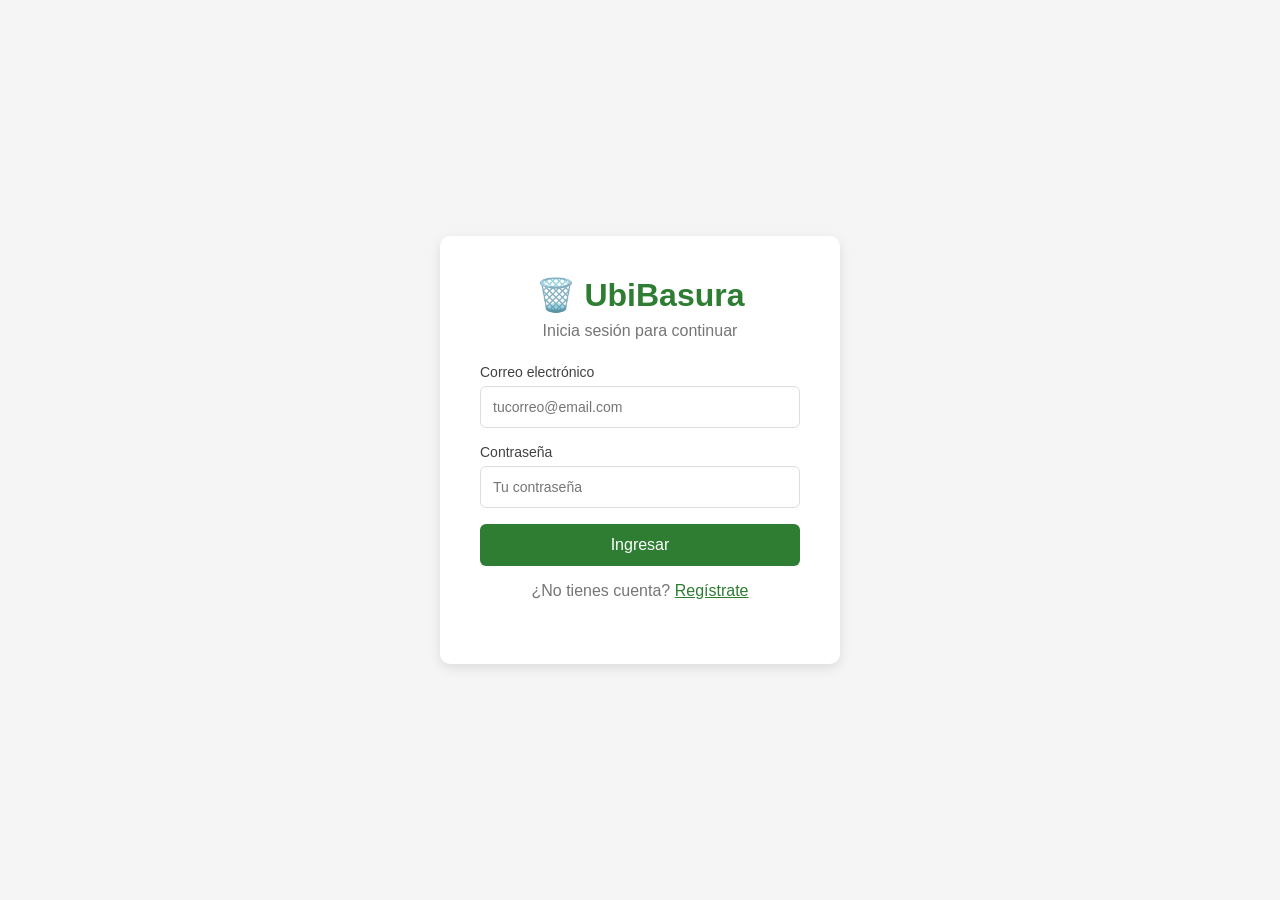
<file: index.html>
<!DOCTYPE html>
<html lang="es">
  <head>
    <meta charset="UTF-8">
    <meta name="viewport" content="width=device-width, initial-scale=1.0">
    <title>UbiBasura - Login</title>
    <link rel="stylesheet" href="css/login.css">
  </head>
  <body>

    <div>
          <h1>🗑️ UbiBasura</h1>
          <p>Inicia sesión para continuar</p>

  <form>
        <label>Correo electrónico</label>
    <input type="email" placeholder="tucorreo@email.com">

    <label>Contraseña</label>
    <input type="password" placeholder="Tu contraseña">

    <button type="submit">Ingresar</button>
  </form>

  <p style="margin-top: 16px; text-align: center;">
    ¿No tienes cuenta? 
    <a href="registro.html" style="color: #2E7D32;">Regístrate</a>
  </p>
    </div>

  </body>
</html>
</file>
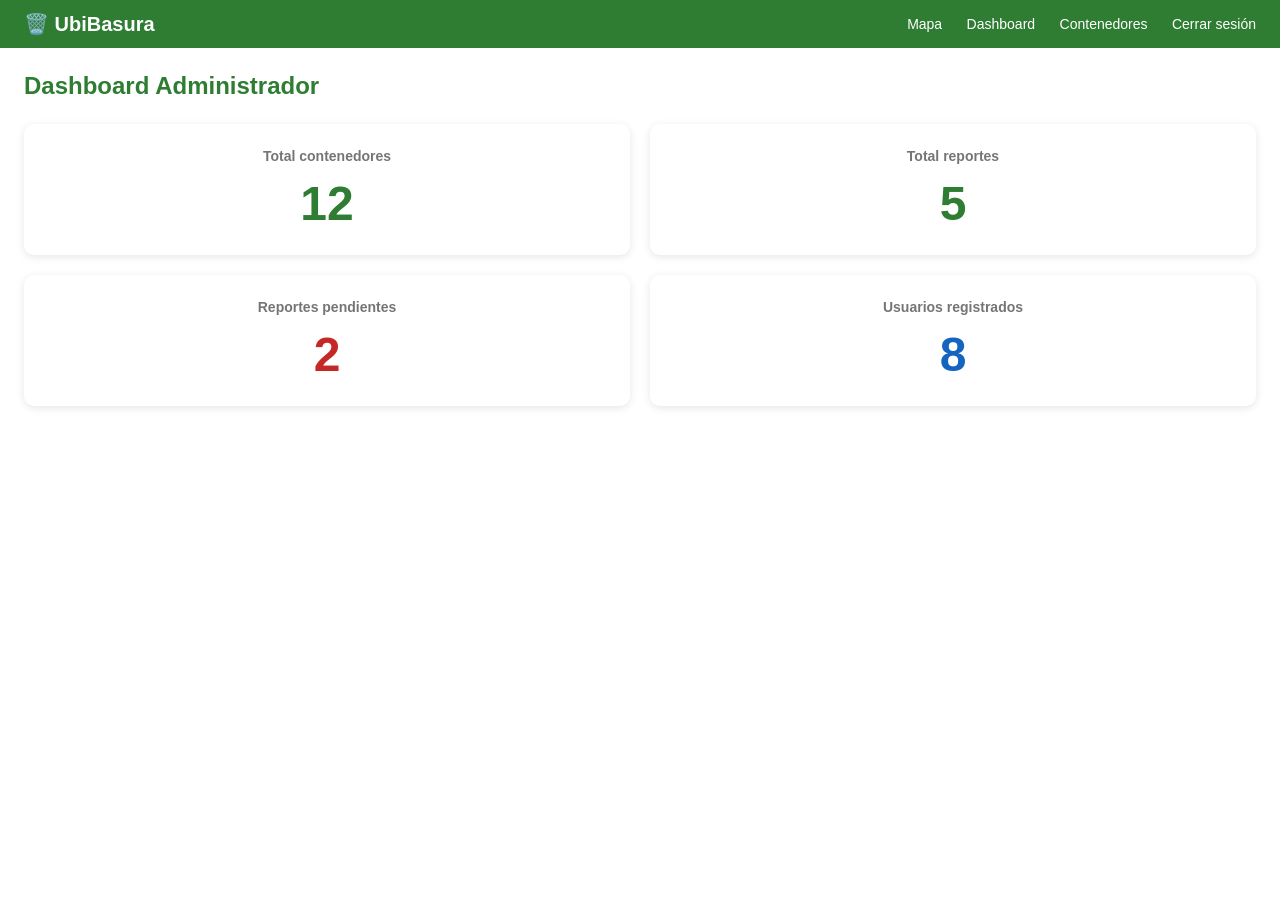
<file: dashboard.html>
<!DOCTYPE html>
<html lang="es">
  <head>
    <meta charset="UTF-8">
    <meta name="viewport" content="width=device-width, initial-scale=1.0">
    <title>UbiBasura - Dashboard</title>
    <link rel="stylesheet" href="css/mapa.css">
    <link rel="stylesheet" href="css/dashboard.css">
  </head>
  <body>

    <header>
      <h1>🗑️ UbiBasura</h1>
      <nav>
        <a href="mapa.html">Mapa</a>
        <a href="dashboard.html">Dashboard</a>
        <a href="contenedores.html">Contenedores</a>
        <a href="index.html">Cerrar sesión</a>
      </nav>
    </header>

    <main>
      <h2>Dashboard Administrador</h2>

      <div class="tarjetas">
        <div class="tarjeta">
          <h3>Total contenedores</h3>
          <p class="numero">12</p>
        </div>
        <div class="tarjeta">
          <h3>Total reportes</h3>
          <p class="numero">5</p>
        </div>
        <div class="tarjeta">
          <h3>Reportes pendientes</h3>
          <p class="numero rojo">2</p>
        </div>
        <div class="tarjeta">
          <h3>Usuarios registrados</h3>
          <p class="numero azul">8</p>
        </div>
      </div>

    </main>

  </body>
</html>
</file>
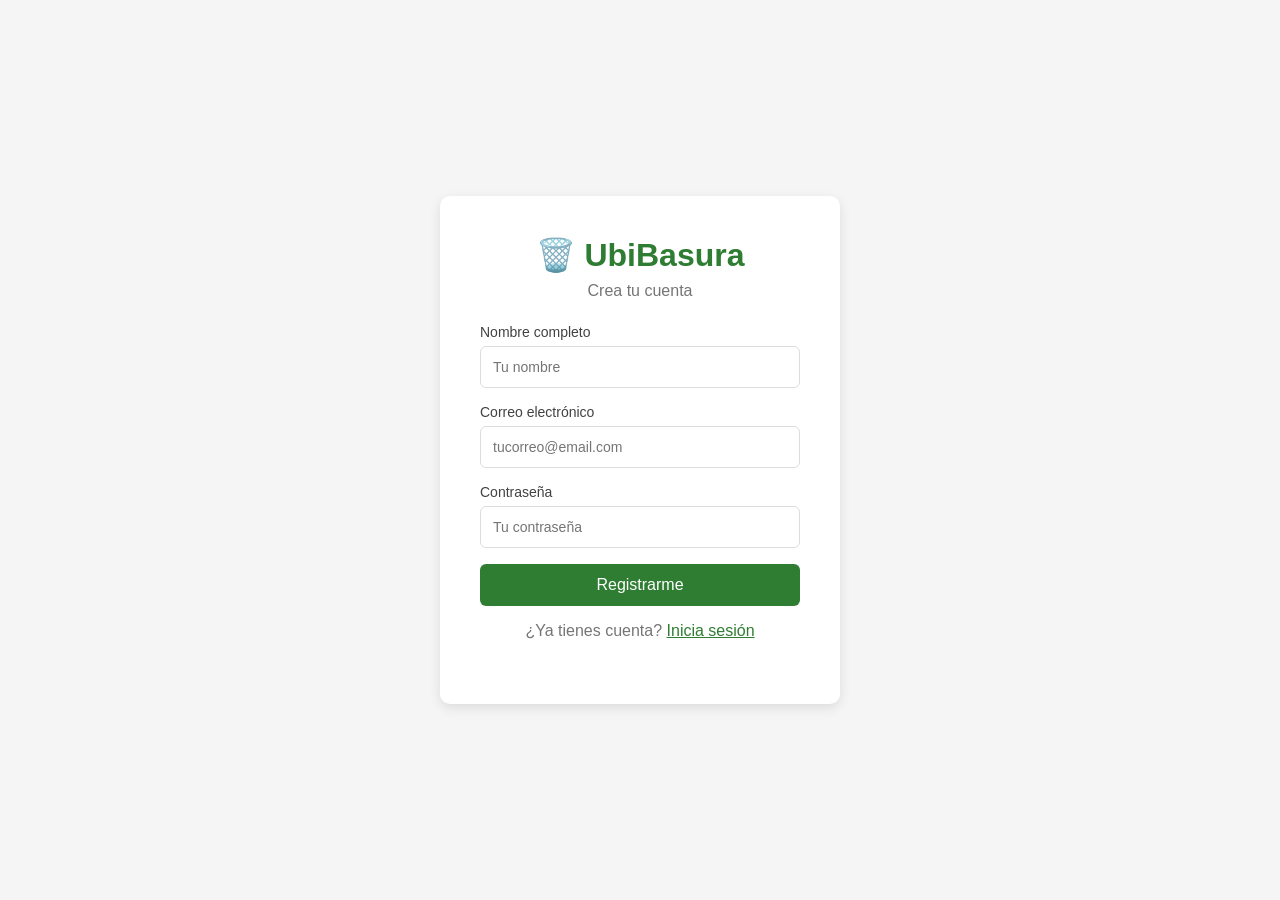
<file: registro.html>
<!DOCTYPE html>
<html lang="es">
  <head>
    <meta charset="UTF-8">
    <meta name="viewport" content="width=device-width, initial-scale=1.0">
    <title>UbiBasura - Registro</title>
    <link rel="stylesheet" href="css/login.css">
  </head>
  <body>

    <div>
      <h1>🗑️ UbiBasura</h1>
      <p>Crea tu cuenta</p>

      <form>
        <label>Nombre completo</label>
        <input type="text" placeholder="Tu nombre">

        <label>Correo electrónico</label>
        <input type="email" placeholder="tucorreo@email.com">

        <label>Contraseña</label>
        <input type="password" placeholder="Tu contraseña">

        <button type="submit">Registrarme</button>
      </form>

      <p style="margin-top: 16px; text-align: center;">
        ¿Ya tienes cuenta? 
        <a href="index.html" style="color: #2E7D32;">Inicia sesión</a>
      </p>

    </div>

  </body>
</html>
</file>
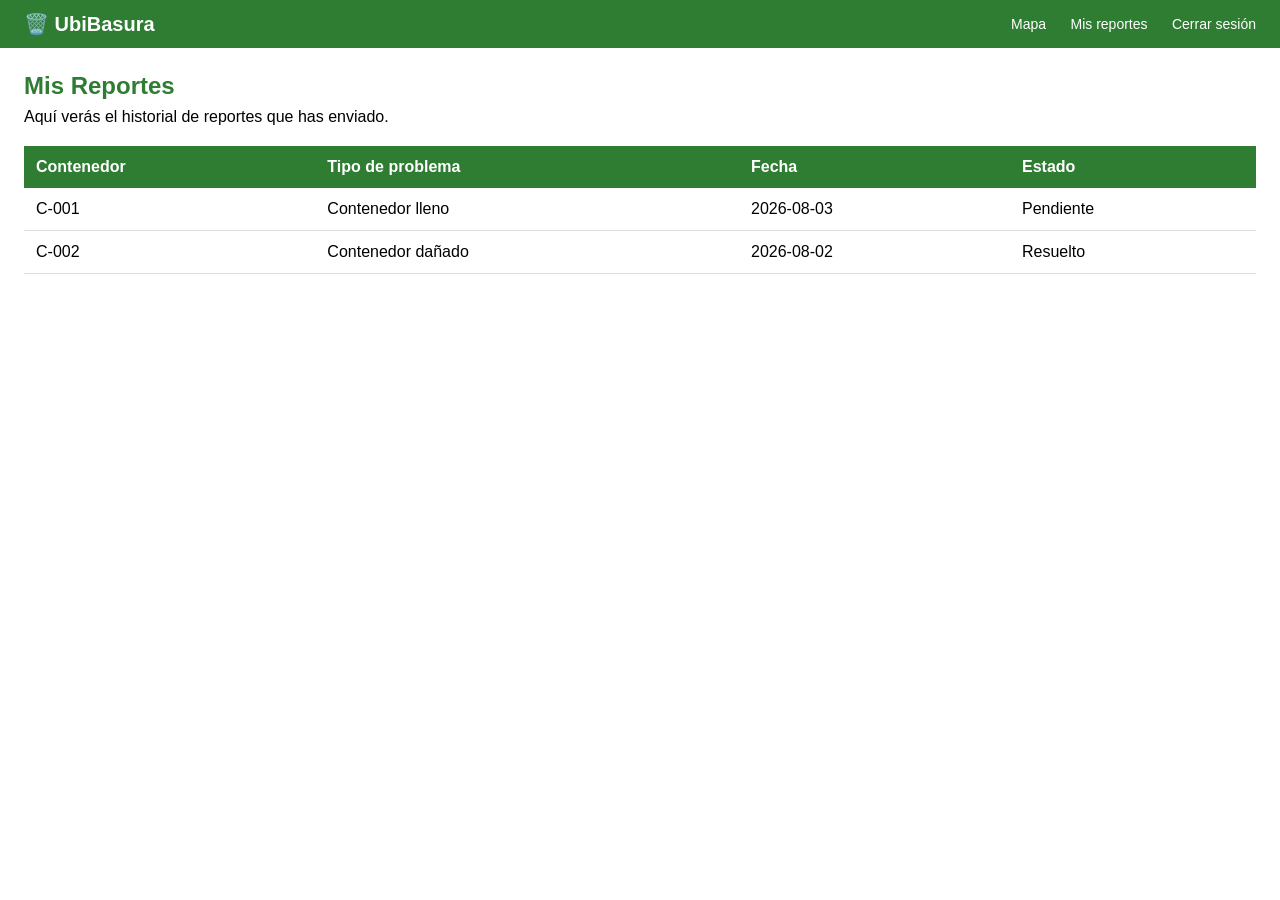
<file: reportes.html>
<!DOCTYPE html>
<html lang="es">
  <head>
    <meta charset="UTF-8">
    <meta name="viewport" content="width=device-width, initial-scale=1.0">
    <title>UbiBasura - Mis Reportes</title>
    <link rel="stylesheet" href="css/mapa.css">
  </head>
  <body>

    <header>
      <h1>🗑️ UbiBasura</h1>
      <nav>
        <a href="mapa.html">Mapa</a>
        <a href="reportes.html">Mis reportes</a>
        <a href="index.html">Cerrar sesión</a>
      </nav>
    </header>

    <main style="padding: 24px;">
      <h2>Mis Reportes</h2>
      <p>Aquí verás el historial de reportes que has enviado.</p>

      <table>
        <thead>
          <tr>
            <th>Contenedor</th>
            <th>Tipo de problema</th>
            <th>Fecha</th>
            <th>Estado</th>
          </tr>
        </thead>
        <tbody>
          <tr>
            <td>C-001</td>
            <td>Contenedor lleno</td>
            <td>2026-08-03</td>
            <td>Pendiente</td>
          </tr>
          <tr>
            <td>C-002</td>
            <td>Contenedor dañado</td>
            <td>2026-08-02</td>
            <td>Resuelto</td>
          </tr>
        </tbody>
      </table>
    </main>

  </body>
</html>
</file>
<file: css/login.css>
* {
  margin: 0;
  padding: 0;
  box-sizing: border-box;
}

body {
  background-color: #f5f5f5;
  font-family: Arial, sans-serif;
  display: flex;
  justify-content: center;
  align-items: center;
  height: 100vh;
}

div {
  background-color: #ffffff;
  padding: 40px;
  border-radius: 10px;
  width: 400px;
  box-shadow: 0 4px 12px rgba(0,0,0,0.1);
}

h1 {
  color: #2E7D32;
  text-align: center;
  margin-bottom: 8px;
}

p {
  text-align: center;
  color: #757575;
  margin-bottom: 24px;
}
label {
  display: block;
  margin-bottom: 6px;
  color: #424242;
  font-size: 14px;
}

input {
  width: 100%;
  padding: 12px;
  margin-bottom: 16px;
  border: 1px solid #ddd;
  border-radius: 6px;
  font-size: 14px;
}

input:focus {
  outline: none;
  border-color: #2E7D32;
}

button {
  width: 100%;
  padding: 12px;
  background-color: #2E7D32;
  color: white;
  border: none;
  border-radius: 6px;
  font-size: 16px;
  cursor: pointer;
}

button:hover {
  background-color: #1B5E20;
}
</file>
<file: css/mapa.css>
* {
  margin: 0;
  padding: 0;
  box-sizing: border-box;
}

body {
  font-family: Arial, sans-serif;
  height: 100vh;
  display: flex;
  flex-direction: column;
}

header {
  background-color: #2E7D32;
  color: white;
  padding: 12px 24px;
  display: flex;
  justify-content: space-between;
  align-items: center;
}

header h1 {
  font-size: 20px;
}

nav a {
  color: white;
  text-decoration: none;
  margin-left: 20px;
  font-size: 14px;
}

nav a:hover {
  text-decoration: underline;
}

main {
  flex: 1;
}

#mapa {
  width: 100%;
  height: 100%;
  background-color: #e8f5e9;
}
main {
  padding: 24px;
}

h2 {
  color: #2E7D32;
  margin-bottom: 8px;
}

table {
  width: 100%;
  border-collapse: collapse;
  margin-top: 20px;
}

th {
  background-color: #2E7D32;
  color: white;
  padding: 12px;
  text-align: left;
}

td {
  padding: 12px;
  border-bottom: 1px solid #ddd;
}

tr:hover {
  background-color: #f5f5f5;
}
</file>
<file: css/dashboard.css>
.tarjetas {
  display: grid;
  grid-template-columns: repeat(2, 1fr);
  gap: 20px;
  margin-top: 24px;
}

.tarjeta {
  background-color: white;
  border-radius: 10px;
  padding: 24px;
  box-shadow: 0 2px 8px rgba(0,0,0,0.1);
  text-align: center;
}

.tarjeta h3 {
  color: #757575;
  font-size: 14px;
  margin-bottom: 12px;
}

.numero {
  font-size: 48px;
  font-weight: bold;
  color: #2E7D32;
}

.rojo {
  color: #C62828;
}

.azul {
  color: #1565C0;
}
</file>
